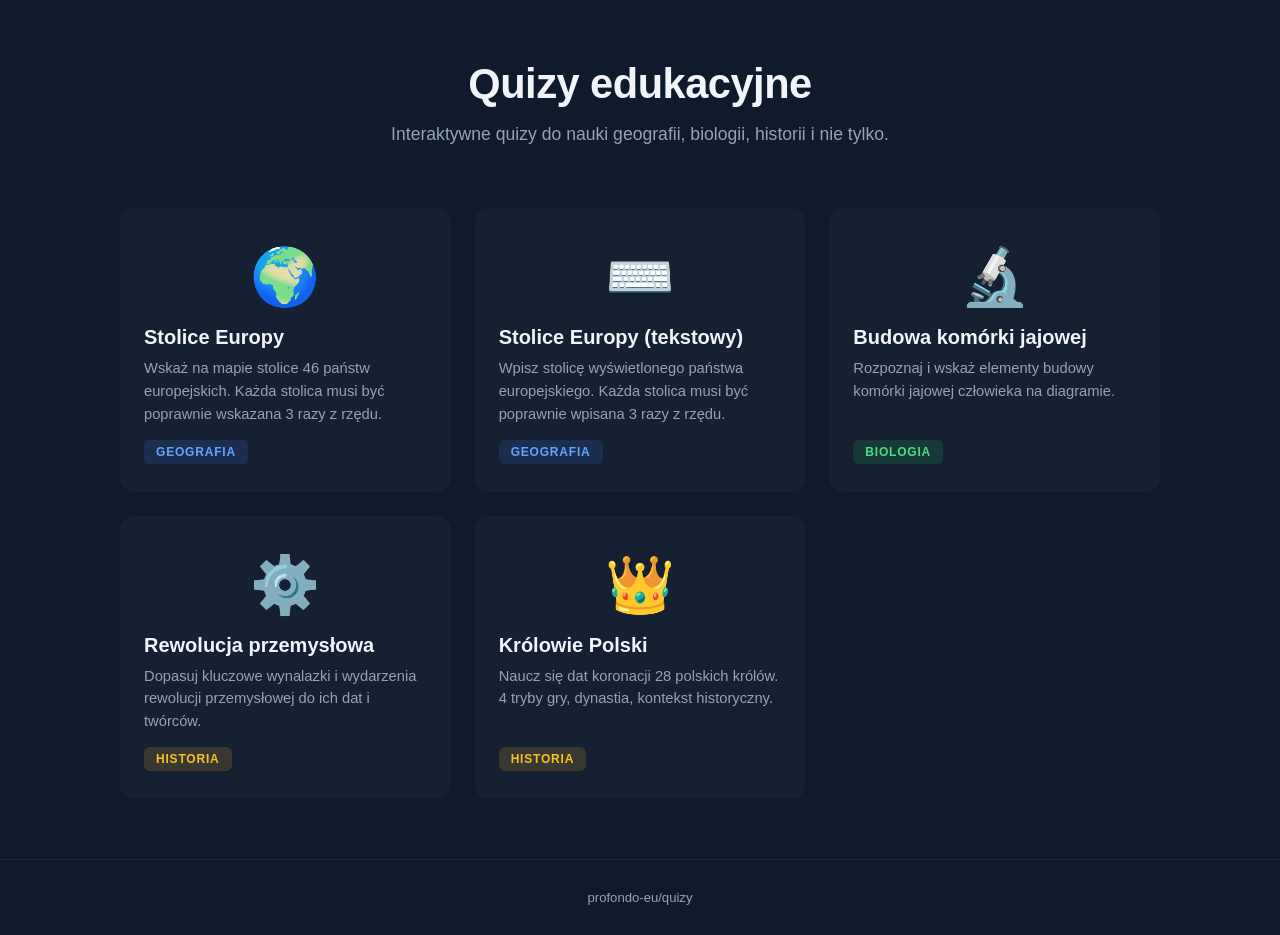
<file: index.html>
<!DOCTYPE html>
<html lang="pl">
<head>
    <meta charset="UTF-8">
    <meta name="viewport" content="width=device-width, initial-scale=1.0">
    <title>Quizy edukacyjne</title>
    <style>
        :root {
            --bg: #0f1b2d;
            --card: #162033;
            --card-hover: #1d2d4a;
            --text: #f1f5f9;
            --muted: #94a3b8;
            --accent: #3b82f6;
        }
        * { margin: 0; padding: 0; box-sizing: border-box; }
        body {
            font-family: -apple-system, BlinkMacSystemFont, 'Segoe UI', Roboto, sans-serif;
            background: var(--bg);
            color: var(--text);
            min-height: 100vh;
        }
        header {
            text-align: center;
            padding: 60px 20px 40px;
        }
        header h1 {
            font-size: 2.6rem;
            font-weight: 800;
            letter-spacing: -0.5px;
            margin-bottom: 12px;
        }
        header p {
            color: var(--muted);
            font-size: 1.1rem;
            max-width: 500px;
            margin: 0 auto;
            line-height: 1.6;
        }
        .grid {
            display: grid;
            grid-template-columns: repeat(auto-fill, minmax(300px, 1fr));
            gap: 24px;
            max-width: 1100px;
            margin: 0 auto;
            padding: 20px 30px 60px;
        }
        .card {
            background: var(--card);
            border-radius: 14px;
            overflow: hidden;
            transition: transform 0.18s, box-shadow 0.18s;
            text-decoration: none;
            color: var(--text);
            display: flex;
            flex-direction: column;
        }
        .card:hover {
            transform: translateY(-4px);
            box-shadow: 0 12px 32px rgba(0,0,0,0.4);
            background: var(--card-hover);
        }
        .card-icon {
            font-size: 3.5rem;
            padding: 36px 24px 16px;
            text-align: center;
        }
        .card-body {
            padding: 0 24px 28px;
            flex: 1;
            display: flex;
            flex-direction: column;
        }
        .card-body h2 {
            font-size: 1.25rem;
            font-weight: 700;
            margin-bottom: 8px;
        }
        .card-body p {
            color: var(--muted);
            font-size: 0.92rem;
            line-height: 1.55;
            flex: 1;
        }
        .card-tag {
            display: inline-block;
            margin-top: 14px;
            padding: 5px 12px;
            border-radius: 6px;
            font-size: 0.75rem;
            font-weight: 700;
            text-transform: uppercase;
            letter-spacing: 0.8px;
            align-self: flex-start;
        }
        .tag-geo { background: rgba(59,130,246,0.15); color: #60a5fa; }
        .tag-bio { background: rgba(34,197,94,0.15); color: #4ade80; }
        .tag-hist { background: rgba(251,191,36,0.15); color: #fbbf24; }
        footer {
            text-align: center;
            padding: 30px;
            color: var(--muted);
            font-size: 0.82rem;
            border-top: 1px solid rgba(255,255,255,0.05);
        }
    </style>
</head>
<body>
    <header>
        <h1>Quizy edukacyjne</h1>
        <p>Interaktywne quizy do nauki geografii, biologii, historii i nie tylko.</p>
    </header>
    <div class="grid">
        <a class="card" href="geografia/stolice-europy/">
            <div class="card-icon">🌍</div>
            <div class="card-body">
                <h2>Stolice Europy</h2>
                <p>Wskaż na mapie stolice 46 państw europejskich. Każda stolica musi być poprawnie wskazana 3 razy z rzędu.</p>
                <span class="card-tag tag-geo">Geografia</span>
            </div>
        </a>
        <a class="card" href="geografia/stolice-europy-tekstowy/">
            <div class="card-icon">⌨️</div>
            <div class="card-body">
                <h2>Stolice Europy (tekstowy)</h2>
                <p>Wpisz stolicę wyświetlonego państwa europejskiego. Każda stolica musi być poprawnie wpisana 3 razy z rzędu.</p>
                <span class="card-tag tag-geo">Geografia</span>
            </div>
        </a>
        <a class="card" href="biologia/budowa-komorki-jajowej/">
            <div class="card-icon">🔬</div>
            <div class="card-body">
                <h2>Budowa komórki jajowej</h2>
                <p>Rozpoznaj i wskaż elementy budowy komórki jajowej człowieka na diagramie.</p>
                <span class="card-tag tag-bio">Biologia</span>
            </div>
        </a>
        <a class="card" href="historia/rewolucja-przemyslowa/">
            <div class="card-icon">⚙️</div>
            <div class="card-body">
                <h2>Rewolucja przemysłowa</h2>
                <p>Dopasuj kluczowe wynalazki i wydarzenia rewolucji przemysłowej do ich dat i twórców.</p>
                <span class="card-tag tag-hist">Historia</span>
            </div>
        </a>
        <a class="card" href="historia/krolowie-polski/">
            <div class="card-icon">👑</div>
            <div class="card-body">
                <h2>Królowie Polski</h2>
                <p>Naucz się dat koronacji 28 polskich królów. 4 tryby gry, dynastia, kontekst historyczny.</p>
                <span class="card-tag tag-hist">Historia</span>
            </div>
        </a>
    </div>
    <footer>profondo-eu/quizy</footer>
</body>
</html>
</file>
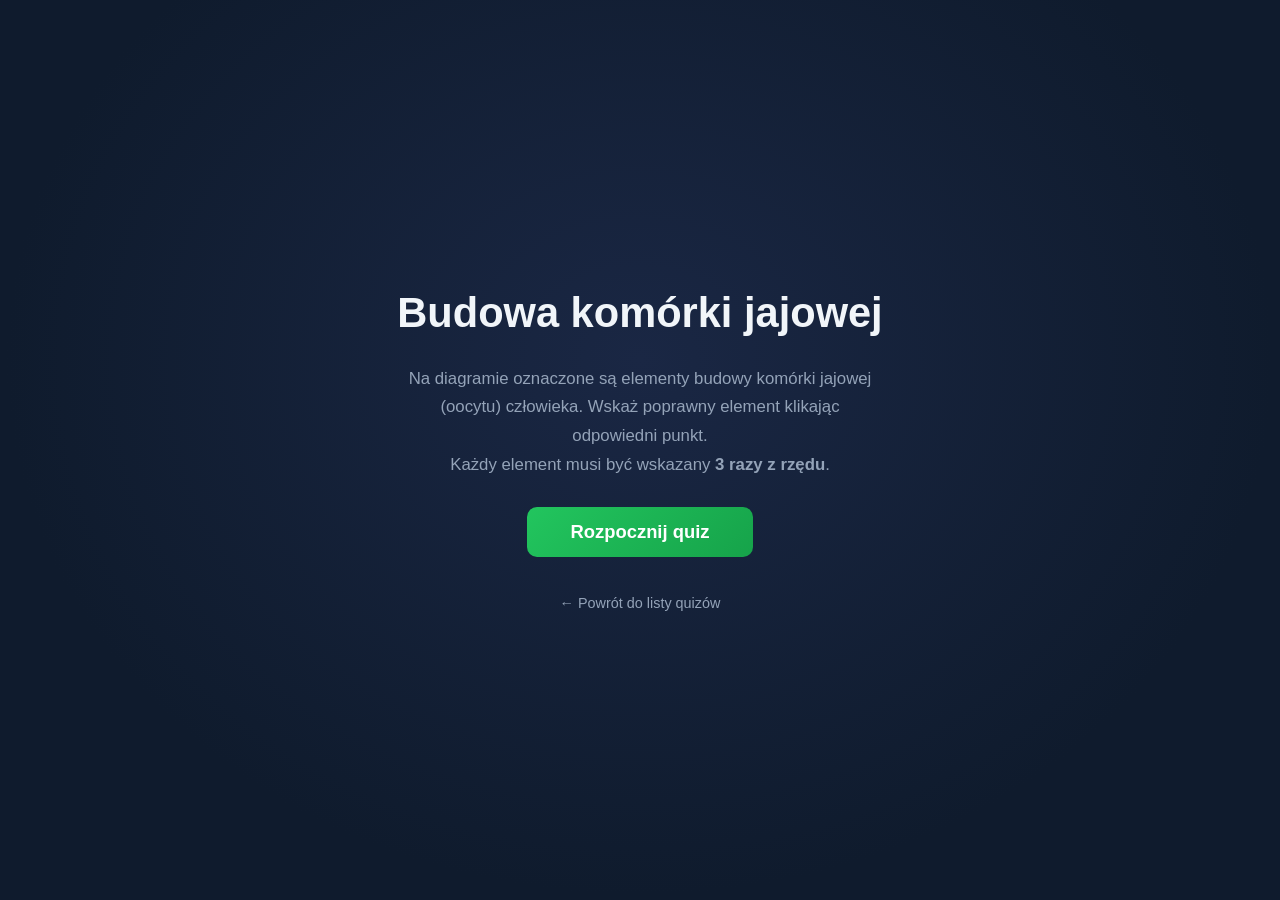
<file: biologia/budowa-komorki-jajowej/index.html>
<!DOCTYPE html>
<html lang="pl">
<head>
    <meta charset="UTF-8">
    <meta name="viewport" content="width=device-width, initial-scale=1.0">
    <title>Quiz: Budowa komórki jajowej</title>
    <style>
        :root {
            --bg-dark: #0f1b2d;
            --bg-header: #1a2744;
            --accent: #22c55e;
            --success: #22c55e;
            --error: #ef4444;
            --text: #f1f5f9;
            --text-muted: #94a3b8;
            --dot-color: #22c55e;
            --diagram-bg: #f8fafc;
        }
        * { margin: 0; padding: 0; box-sizing: border-box; }
        body {
            font-family: -apple-system, BlinkMacSystemFont, 'Segoe UI', Roboto, sans-serif;
            background: var(--bg-dark);
            color: var(--text);
            overflow: hidden;
            height: 100vh;
            user-select: none;
        }
        .screen { display: none; width: 100%; height: 100vh; }
        .screen.active { display: flex; }

        #start-screen {
            flex-direction: column; align-items: center; justify-content: center; gap: 28px;
            background: radial-gradient(ellipse at 50% 40%, #1a2744 0%, var(--bg-dark) 70%);
        }
        #start-screen h1 { font-size: 2.6rem; font-weight: 800; }
        #start-screen .subtitle {
            font-size: 1.05rem; color: var(--text-muted); max-width: 480px;
            text-align: center; line-height: 1.7;
        }
        .btn {
            padding: 14px 44px; font-size: 1.15rem; border: none; border-radius: 10px;
            cursor: pointer; font-weight: 700; transition: transform 0.15s, box-shadow 0.15s;
        }
        .btn:hover { transform: translateY(-2px); box-shadow: 0 6px 20px rgba(0,0,0,0.35); }
        .btn:active { transform: translateY(0); }
        .btn-primary { background: linear-gradient(135deg, #22c55e, #16a34a); color: #fff; }
        .back-link {
            display: inline-block; margin-top: 10px; color: var(--text-muted);
            text-decoration: none; font-size: 0.9rem;
        }
        .back-link:hover { color: var(--text); }

        #game-screen { flex-direction: column; }
        .game-header {
            display: flex; align-items: center; padding: 0 20px;
            background: var(--bg-header); border-bottom: 1px solid rgba(255,255,255,0.06);
            height: 62px; gap: 16px; flex-shrink: 0;
        }
        .stats { display: flex; gap: 18px; }
        .stat { text-align: center; min-width: 52px; }
        .stat-label {
            font-size: 0.62rem; text-transform: uppercase; color: var(--text-muted);
            letter-spacing: 1.2px; margin-bottom: 2px;
        }
        .stat-value { font-size: 1.55rem; font-weight: 800; font-variant-numeric: tabular-nums; }
        .question-bar {
            flex: 1; text-align: center; padding: 9px 24px;
            background: rgba(255,255,255,0.06); border-radius: 8px;
            font-size: 1.2rem; font-weight: 700;
        }
        .game-controls { display: flex; gap: 8px; align-items: center; }
        .badge {
            padding: 8px 14px; border-radius: 7px; font-weight: 700;
            font-size: 0.95rem; font-variant-numeric: tabular-nums;
        }
        .badge-success { background: var(--success); color: #fff; }
        .badge-timer { background: rgba(255,255,255,0.1); }
        .btn-quit {
            padding: 8px 18px; background: var(--error); color: #fff; border: none;
            border-radius: 7px; cursor: pointer; font-weight: 700; font-size: 0.95rem;
        }
        .btn-quit:hover { background: #dc2626; }

        .diagram-container {
            flex: 1; display: flex; align-items: center; justify-content: center;
            background: #101c30; padding: 20px; overflow: hidden;
        }
        .diagram-container svg {
            max-width: 100%; max-height: 100%;
        }

        .label-dot {
            cursor: pointer; transition: filter 0.12s;
        }
        .label-dot:hover { filter: drop-shadow(0 0 6px rgba(34,197,94,0.7)); }
        .label-hitarea { fill: transparent; cursor: pointer; }

        #end-screen {
            flex-direction: column; align-items: center; justify-content: center; gap: 24px;
            background: radial-gradient(ellipse at 50% 40%, #1a2744 0%, var(--bg-dark) 70%);
        }
        #end-screen h1 { font-size: 2.4rem; font-weight: 800; }
        #end-screen .subtitle { color: var(--text-muted); font-size: 1.05rem; }
        .results { display: flex; gap: 20px; margin: 12px 0; flex-wrap: wrap; justify-content: center; }
        .result-item {
            text-align: center; padding: 16px 28px;
            background: rgba(255,255,255,0.05); border-radius: 12px; min-width: 110px;
        }
        .result-label {
            font-size: 0.78rem; color: var(--text-muted); text-transform: uppercase;
            letter-spacing: 0.8px; margin-bottom: 6px;
        }
        .result-value { font-size: 1.9rem; font-weight: 800; font-variant-numeric: tabular-nums; }
    </style>
</head>
<body>

<div id="start-screen" class="screen active">
    <h1>Budowa komórki jajowej</h1>
    <p class="subtitle">
        Na diagramie oznaczone są elementy budowy komórki jajowej (oocytu) człowieka.
        Wskaż poprawny element klikając odpowiedni punkt.<br>
        Każdy element musi być wskazany <strong>3 razy z rzędu</strong>.
    </p>
    <button class="btn btn-primary" id="btn-start">Rozpocznij quiz</button>
    <a class="back-link" href="../../">← Powrót do listy quizów</a>
</div>

<div id="game-screen" class="screen">
    <div class="game-header">
        <div class="stats">
            <div class="stat">
                <div class="stat-label">Pozostało</div>
                <div class="stat-value" id="stat-remaining">0</div>
            </div>
            <div class="stat">
                <div class="stat-label">Poprawne</div>
                <div class="stat-value" style="color:var(--success)" id="stat-correct">0</div>
            </div>
            <div class="stat">
                <div class="stat-label">Błędne</div>
                <div class="stat-value" style="color:var(--error)" id="stat-wrong">0</div>
            </div>
        </div>
        <div class="question-bar" id="question">—</div>
        <div class="game-controls">
            <div class="badge badge-success" id="stat-pct">0%</div>
            <div class="badge badge-timer" id="stat-timer">00:00.0</div>
            <button class="btn-quit" id="btn-quit">Zakończ</button>
        </div>
    </div>
    <div class="diagram-container" id="diagram-container"></div>
</div>

<div id="end-screen" class="screen">
    <h1 id="end-title">Gratulacje!</h1>
    <p class="subtitle" id="end-subtitle">Ukończyłeś quiz!</p>
    <div class="results">
        <div class="result-item">
            <div class="result-label">Poprawne</div>
            <div class="result-value" style="color:var(--success)" id="end-correct">0</div>
        </div>
        <div class="result-item">
            <div class="result-label">Błędne</div>
            <div class="result-value" style="color:var(--error)" id="end-wrong">0</div>
        </div>
        <div class="result-item">
            <div class="result-label">Skuteczność</div>
            <div class="result-value" id="end-pct">0%</div>
        </div>
        <div class="result-item">
            <div class="result-label">Czas</div>
            <div class="result-value" id="end-time">00:00</div>
        </div>
    </div>
    <button class="btn btn-primary" id="btn-restart">Zagraj ponownie</button>
    <a class="back-link" href="../../">← Powrót do listy quizów</a>
</div>

<script>
const PARTS = [
    { id: 0, name: "Jądro komórkowe (pronukleus)",  cx: 400, cy: 300, desc: "Zawiera materiał genetyczny (haploidalny zestaw chromosomów)" },
    { id: 1, name: "Jąderko",                        cx: 415, cy: 285, desc: "Miejsce syntezy rRNA" },
    { id: 2, name: "Cytoplazma (ooplazma)",          cx: 320, cy: 370, desc: "Wypełnia wnętrze komórki, zawiera żółtko i organella" },
    { id: 3, name: "Błona komórkowa",                cx: 400, cy: 190, desc: "Otacza cytoplazmę, reguluje transport substancji" },
    { id: 4, name: "Osłonka przejrzysta (zona pellucida)", cx: 400, cy: 155, desc: "Glikoproteinowa warstwa ochronna wokół oocytu" },
    { id: 5, name: "Osłonka promienista (corona radiata)", cx: 400, cy: 110, desc: "Zewnętrzna warstwa komórek pęcherzykowych" },
    { id: 6, name: "Ciałko kierunkowe",              cx: 480, cy: 195, desc: "Mała komórka powstająca podczas podziału mejotycznego" },
    { id: 7, name: "Ziarnistości korowe",             cx: 340, cy: 230, desc: "Pęcherzyki zapobiegające polispermii po zapłodnieniu" },
    { id: 8, name: "Przestrzeń okołożółtkowa",        cx: 460, cy: 170, desc: "Przestrzeń między błoną komórkową a osłonką przejrzystą" },
    { id: 9, name: "Mitochondria",                    cx: 310, cy: 280, desc: "Odpowiadają za produkcję energii (ATP)" },
    { id: 10, name: "Ziarnistości żółtkowe",          cx: 440, cy: 380, desc: "Zapas substancji odżywczych dla rozwijającego się zarodka" },
    { id: 11, name: "Aparat Golgiego",                cx: 350, cy: 330, desc: "Modyfikacja i transport białek" },
];

const STREAK_TO_MASTER = 3;
const FEEDBACK_CORRECT = 500;
const FEEDBACK_WRONG = 1500;
const FEEDBACK_MASTERED = 900;

const SVG_W = 800, SVG_H = 600;
const CELL_CX = 400, CELL_CY = 300, CELL_R = 130;
const ZONA_R = 155, CORONA_R = 185;

let state = null, svg = null;

function showScreen(id) {
    document.querySelectorAll('.screen').forEach(s => s.classList.remove('active'));
    document.getElementById(id).classList.add('active');
}

function formatTime(ms) {
    const s = ms / 1000, m = Math.floor(s / 60), sec = s % 60;
    return String(m).padStart(2, '0') + ':' + sec.toFixed(1).padStart(4, '0');
}

function updateStats() {
    document.getElementById('stat-remaining').textContent = state.remaining;
    document.getElementById('stat-correct').textContent = state.correct;
    document.getElementById('stat-wrong').textContent = state.wrong;
    const t = state.correct + state.wrong;
    document.getElementById('stat-pct').textContent = (t > 0 ? Math.round(state.correct / t * 100) : 0) + '%';
}

function renderDiagram() {
    const container = document.getElementById('diagram-container');
    container.innerHTML = '';

    const svgEl = document.createElementNS('http://www.w3.org/2000/svg', 'svg');
    svgEl.setAttribute('viewBox', `0 0 ${SVG_W} ${SVG_H}`);
    svgEl.setAttribute('width', '100%');
    svgEl.setAttribute('height', '100%');
    container.appendChild(svgEl);
    svg = svgEl;

    const defs = document.createElementNS('http://www.w3.org/2000/svg', 'defs');
    defs.innerHTML = `
        <radialGradient id="cellGrad" cx="40%" cy="40%">
            <stop offset="0%" stop-color="#fef3c7"/>
            <stop offset="100%" stop-color="#fbbf24" stop-opacity="0.6"/>
        </radialGradient>
        <radialGradient id="nucleusGrad" cx="40%" cy="40%">
            <stop offset="0%" stop-color="#c084fc"/>
            <stop offset="100%" stop-color="#7c3aed"/>
        </radialGradient>
    `;
    svg.appendChild(defs);

    const bg = document.createElementNS('http://www.w3.org/2000/svg', 'rect');
    bg.setAttribute('width', SVG_W); bg.setAttribute('height', SVG_H);
    bg.setAttribute('fill', '#f0f4f8'); bg.setAttribute('rx', '12');
    svg.appendChild(bg);

    drawCoronaRadiata();

    addCircle(CELL_CX, CELL_CY, ZONA_R, 'none', '#d97706', 3, 0.7);
    addCircle(CELL_CX, CELL_CY, CELL_R, 'url(#cellGrad)', '#b45309', 2, 1);

    const granules = [[355,215],[370,225],[385,210],[415,205],[430,215],[445,225],[350,240],[455,235]];
    granules.forEach(([gx,gy]) => addCircle(gx, gy, 3, '#f97316', '#ea580c', 1, 0.8));

    addCircle(CELL_CX, CELL_CY + 5, 55, 'url(#nucleusGrad)', '#6d28d9', 2, 0.9);
    addCircle(415, 285, 15, '#a78bfa', '#7c3aed', 1.5, 0.9);

    const mitos = [[305,275],[315,290],[300,265]];
    mitos.forEach(([mx,my]) => {
        const el = document.createElementNS('http://www.w3.org/2000/svg', 'ellipse');
        el.setAttribute('cx', mx); el.setAttribute('cy', my);
        el.setAttribute('rx', 8); el.setAttribute('ry', 5);
        el.setAttribute('fill', '#f87171'); el.setAttribute('stroke', '#dc2626');
        el.setAttribute('stroke-width', 1); el.setAttribute('opacity', 0.8);
        svg.appendChild(el);
    });

    const golgi = [[345,325],[350,335],[355,345]];
    golgi.forEach(([gx,gy],i) => {
        const el = document.createElementNS('http://www.w3.org/2000/svg', 'ellipse');
        el.setAttribute('cx', gx); el.setAttribute('cy', gy);
        el.setAttribute('rx', 18 - i*3); el.setAttribute('ry', 4);
        el.setAttribute('fill', 'none'); el.setAttribute('stroke', '#0ea5e9');
        el.setAttribute('stroke-width', 2); el.setAttribute('opacity', 0.7);
        svg.appendChild(el);
    });

    const yolkPositions = [[420,360],[450,375],[430,395],[460,390],[415,385]];
    yolkPositions.forEach(([yx,yy]) => addCircle(yx, yy, 6, '#fcd34d', '#f59e0b', 1, 0.6));

    addCircle(480, 195, 10, '#e9d5ff', '#a855f7', 1.5, 0.9);

    const title = document.createElementNS('http://www.w3.org/2000/svg', 'text');
    title.setAttribute('x', SVG_W / 2); title.setAttribute('y', 30);
    title.setAttribute('text-anchor', 'middle');
    title.setAttribute('font-size', '18'); title.setAttribute('font-weight', '700');
    title.setAttribute('fill', '#334155');
    title.textContent = 'Komórka jajowa (oocyt) człowieka';
    svg.appendChild(title);

    renderDots();
}

function drawCoronaRadiata() {
    const count = 28;
    for (let i = 0; i < count; i++) {
        const angle = (i / count) * Math.PI * 2;
        const r = CORONA_R + (i % 3) * 6;
        const x = CELL_CX + Math.cos(angle) * r;
        const y = CELL_CY + Math.sin(angle) * r;
        addCircle(x, y, 7 + (i % 2) * 2, '#fed7aa', '#fb923c', 1, 0.5);
    }
}

function addCircle(cx, cy, r, fill, stroke, sw, opacity) {
    const c = document.createElementNS('http://www.w3.org/2000/svg', 'circle');
    c.setAttribute('cx', cx); c.setAttribute('cy', cy); c.setAttribute('r', r);
    c.setAttribute('fill', fill); c.setAttribute('stroke', stroke);
    c.setAttribute('stroke-width', sw); c.setAttribute('opacity', opacity);
    svg.appendChild(c);
    return c;
}

function renderDots() {
    svg.querySelectorAll('.dot-group').forEach(el => el.remove());

    state.parts.forEach(part => {
        if (part.mastered) return;
        const g = document.createElementNS('http://www.w3.org/2000/svg', 'g');
        g.classList.add('dot-group');
        g.dataset.id = part.id;

        const hit = document.createElementNS('http://www.w3.org/2000/svg', 'circle');
        hit.setAttribute('cx', part.cx); hit.setAttribute('cy', part.cy); hit.setAttribute('r', 16);
        hit.classList.add('label-hitarea');
        hit.addEventListener('click', () => handleClick(part));
        g.appendChild(hit);

        const dot = document.createElementNS('http://www.w3.org/2000/svg', 'circle');
        dot.setAttribute('cx', part.cx); dot.setAttribute('cy', part.cy); dot.setAttribute('r', 8);
        dot.setAttribute('fill', '#22c55e'); dot.setAttribute('stroke', '#166534');
        dot.setAttribute('stroke-width', '2');
        dot.classList.add('label-dot');
        dot.addEventListener('click', () => handleClick(part));
        g.appendChild(dot);

        if (part.streak > 0) {
            const txt = document.createElementNS('http://www.w3.org/2000/svg', 'text');
            txt.setAttribute('x', part.cx); txt.setAttribute('y', part.cy);
            txt.setAttribute('text-anchor', 'middle'); txt.setAttribute('dominant-baseline', 'central');
            txt.setAttribute('font-size', '10'); txt.setAttribute('font-weight', '800');
            txt.setAttribute('fill', '#fff'); txt.setAttribute('pointer-events', 'none');
            txt.textContent = part.streak;
            g.appendChild(txt);
        }

        svg.appendChild(g);
    });
}

function nextQuestion() {
    const avail = state.parts.filter(p => !p.mastered);
    if (avail.length === 0) { endGame(); return; }
    let next;
    if (avail.length > 1 && state.current) {
        do { next = avail[Math.floor(Math.random() * avail.length)]; } while (next.id === state.current.id);
    } else { next = avail[0]; }
    state.current = next;
    document.getElementById('question').textContent = `Wskaż: ${state.current.name}`;
}

function handleClick(part) {
    if (state.animating || !state.current) return;
    state.animating = true;

    const clickedDot = svg.querySelector(`.dot-group[data-id="${part.id}"] .label-dot`);
    const correctDot = svg.querySelector(`.dot-group[data-id="${state.current.id}"] .label-dot`);

    if (part.id === state.current.id) {
        state.correct++;
        part.streak++;
        updateStats();
        if (part.streak >= STREAK_TO_MASTER) {
            part.mastered = true;
            state.remaining--;
            updateStats();
            clickedDot.style.fill = '#22c55e';
            clickedDot.style.stroke = '#22c55e';
            clickedDot.setAttribute('r', '14');
            setTimeout(() => { clickedDot.setAttribute('r', '0'); clickedDot.style.opacity = '0'; }, 200);
            setTimeout(() => { state.animating = false; renderDots(); nextQuestion(); }, FEEDBACK_MASTERED);
        } else {
            renderDots();
            const newDot = svg.querySelector(`.dot-group[data-id="${part.id}"] .label-dot`);
            if (newDot) { newDot.style.fill = '#22c55e'; newDot.style.stroke = '#16a34a'; }
            setTimeout(() => { state.animating = false; renderDots(); nextQuestion(); }, FEEDBACK_CORRECT);
        }
    } else {
        state.wrong++;
        state.current.streak = 0;
        updateStats();
        renderDots();
        const newClicked = svg.querySelector(`.dot-group[data-id="${part.id}"] .label-dot`);
        const newCorrect = svg.querySelector(`.dot-group[data-id="${state.current.id}"] .label-dot`);
        if (newClicked) { newClicked.style.fill = '#ef4444'; newClicked.style.stroke = '#ef4444'; }
        if (newCorrect) {
            newCorrect.style.fill = '#facc15'; newCorrect.style.stroke = '#eab308';
            newCorrect.setAttribute('r', '12');
        }
        setTimeout(() => { state.animating = false; renderDots(); nextQuestion(); }, FEEDBACK_WRONG);
    }
}

function startGame() {
    state = {
        parts: PARTS.map(p => ({ ...p, streak: 0, mastered: false })),
        current: null, remaining: PARTS.length,
        correct: 0, wrong: 0, elapsed: 0,
        timerStart: 0, timerInterval: null, animating: false,
    };
    showScreen('game-screen');
    requestAnimationFrame(() => {
        renderDiagram();
        updateStats();
        state.timerStart = Date.now();
        state.timerInterval = setInterval(() => {
            state.elapsed = Date.now() - state.timerStart;
            document.getElementById('stat-timer').textContent = formatTime(state.elapsed);
        }, 100);
        nextQuestion();
    });
}

function endGame() {
    if (state.timerInterval) { clearInterval(state.timerInterval); state.timerInterval = null; }
    const t = state.correct + state.wrong;
    const pct = t > 0 ? Math.round(state.correct / t * 100) : 0;
    document.getElementById('end-correct').textContent = state.correct;
    document.getElementById('end-wrong').textContent = state.wrong;
    document.getElementById('end-pct').textContent = pct + '%';
    document.getElementById('end-time').textContent = formatTime(state.elapsed);
    document.getElementById('end-title').textContent = state.remaining === 0 ? 'Gratulacje!' : 'Koniec gry';
    document.getElementById('end-subtitle').textContent = state.remaining === 0
        ? 'Rozpoznałeś wszystkie elementy!' : `Pozostało ${state.remaining} elementów.`;
    showScreen('end-screen');
}

document.getElementById('btn-start').addEventListener('click', startGame);
document.getElementById('btn-quit').addEventListener('click', () => { if (state.timerInterval) clearInterval(state.timerInterval); endGame(); });
document.getElementById('btn-restart').addEventListener('click', startGame);
</script>
</body>
</html>
</file>
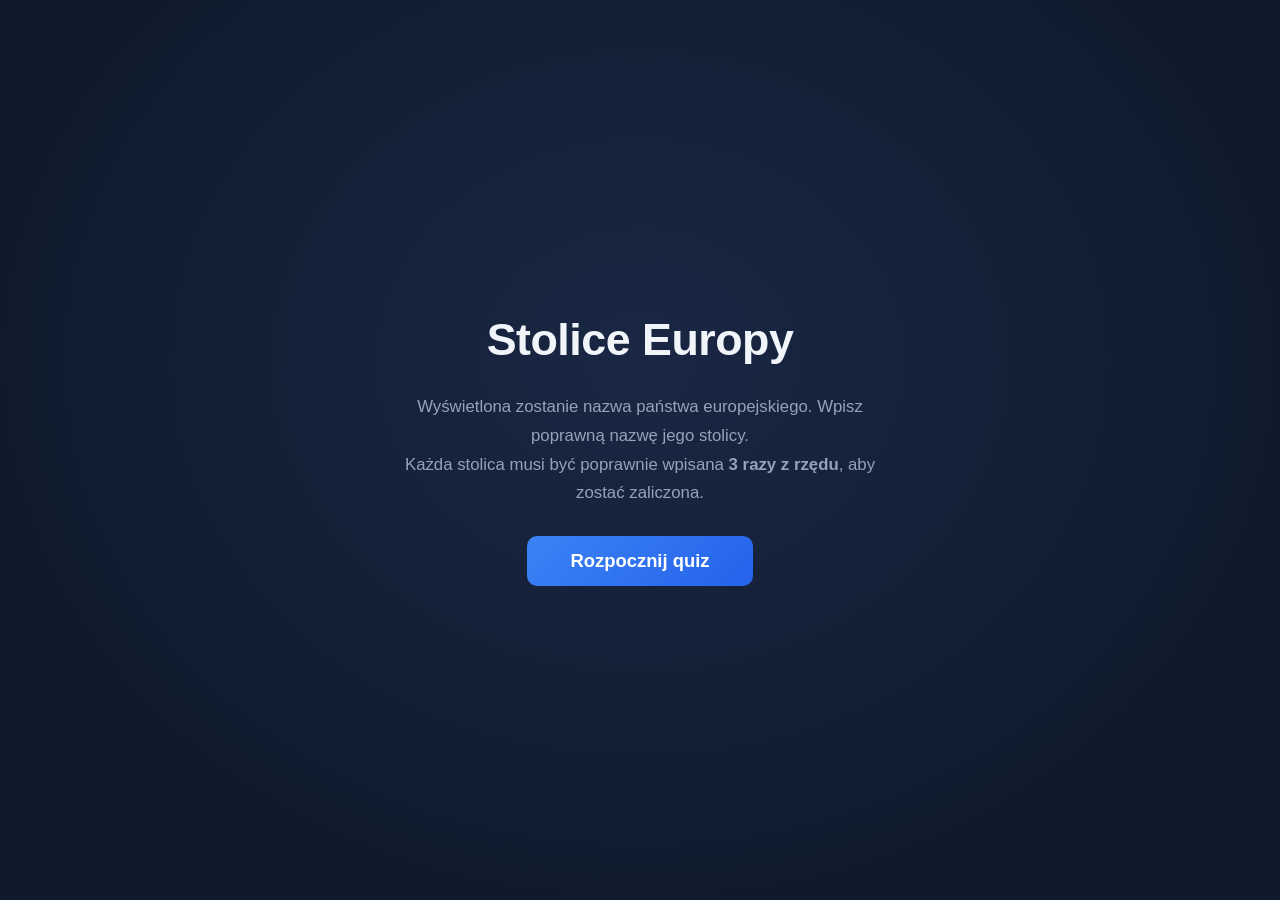
<file: geografia/stolice-europy-tekstowy/index.html>
<!DOCTYPE html>
<html lang="pl">
<head>
    <meta charset="UTF-8">
    <meta name="viewport" content="width=device-width, initial-scale=1.0">
    <title>Quiz: Stolice Europy (tekstowy)</title>
    <style>
        :root {
            --bg-dark: #0f1b2d;
            --bg-panel: #162033;
            --bg-header: #1a2744;
            --accent: #3b82f6;
            --success: #22c55e;
            --error: #ef4444;
            --text: #f1f5f9;
            --text-muted: #94a3b8;
        }

        * { margin: 0; padding: 0; box-sizing: border-box; }

        body {
            font-family: -apple-system, BlinkMacSystemFont, 'Segoe UI', Roboto, sans-serif;
            background: var(--bg-dark);
            color: var(--text);
            height: 100vh;
            overflow: hidden;
            user-select: none;
        }

        .screen {
            display: none;
            width: 100%;
            height: 100vh;
        }
        .screen.active { display: flex; }

        /* ── Start screen ── */
        #start-screen {
            flex-direction: column;
            align-items: center;
            justify-content: center;
            gap: 28px;
            background: radial-gradient(ellipse at 50% 40%, #1a2744 0%, var(--bg-dark) 70%);
        }
        #start-screen h1 {
            font-size: 2.8rem;
            font-weight: 800;
            letter-spacing: -0.5px;
        }
        #start-screen .subtitle {
            font-size: 1.05rem;
            color: var(--text-muted);
            max-width: 520px;
            text-align: center;
            line-height: 1.7;
        }

        .btn {
            padding: 14px 44px;
            font-size: 1.15rem;
            border: none;
            border-radius: 10px;
            cursor: pointer;
            font-weight: 700;
            transition: transform 0.15s, box-shadow 0.15s;
        }
        .btn:hover {
            transform: translateY(-2px);
            box-shadow: 0 6px 20px rgba(0,0,0,0.35);
        }
        .btn:active { transform: translateY(0); }
        .btn-primary {
            background: linear-gradient(135deg, #3b82f6, #2563eb);
            color: #fff;
        }

        /* ── Game screen ── */
        #game-screen { flex-direction: column; }

        .game-header {
            display: flex;
            align-items: center;
            padding: 0 20px;
            background: var(--bg-header);
            border-bottom: 1px solid rgba(255,255,255,0.06);
            height: 62px;
            gap: 16px;
            flex-shrink: 0;
        }

        .stats { display: flex; gap: 18px; }
        .stat { text-align: center; min-width: 52px; }
        .stat-label {
            font-size: 0.62rem;
            text-transform: uppercase;
            color: var(--text-muted);
            letter-spacing: 1.2px;
            margin-bottom: 2px;
        }
        .stat-value {
            font-size: 1.55rem;
            font-weight: 800;
            font-variant-numeric: tabular-nums;
        }

        .header-spacer { flex: 1; }

        .game-controls { display: flex; gap: 8px; align-items: center; }
        .badge {
            padding: 8px 14px;
            border-radius: 7px;
            font-weight: 700;
            font-size: 0.95rem;
            font-variant-numeric: tabular-nums;
        }
        .badge-success { background: var(--success); color: #fff; }
        .badge-timer { background: rgba(255,255,255,0.1); }

        .btn-quit {
            padding: 8px 18px;
            background: var(--error);
            color: #fff;
            border: none;
            border-radius: 7px;
            cursor: pointer;
            font-weight: 700;
            font-size: 0.95rem;
            transition: background 0.15s;
        }
        .btn-quit:hover { background: #dc2626; }

        /* ── Quiz area ── */
        .quiz-area {
            flex: 1;
            display: flex;
            flex-direction: column;
            align-items: center;
            justify-content: center;
            gap: 32px;
            padding: 40px 20px;
        }

        .country-name {
            font-size: 3rem;
            font-weight: 800;
            text-align: center;
            letter-spacing: -0.5px;
        }

        .streak-info {
            font-size: 0.9rem;
            color: var(--text-muted);
        }
        .streak-dots {
            display: inline-flex;
            gap: 6px;
            margin-left: 8px;
        }
        .streak-dot {
            width: 12px;
            height: 12px;
            border-radius: 50%;
            background: rgba(255,255,255,0.12);
            transition: background 0.2s;
        }
        .streak-dot.filled { background: var(--success); }

        .input-row {
            display: flex;
            gap: 12px;
            width: 100%;
            max-width: 460px;
        }

        #answer-input {
            flex: 1;
            padding: 14px 20px;
            font-size: 1.2rem;
            border: 2px solid rgba(255,255,255,0.12);
            border-radius: 10px;
            background: var(--bg-panel);
            color: var(--text);
            outline: none;
            transition: border-color 0.2s;
            font-family: inherit;
        }
        #answer-input:focus {
            border-color: var(--accent);
        }
        #answer-input.correct {
            border-color: var(--success);
            background: rgba(34,197,94,0.08);
        }
        #answer-input.wrong {
            border-color: var(--error);
            background: rgba(239,68,68,0.08);
        }
        #answer-input::placeholder {
            color: var(--text-muted);
            opacity: 0.6;
        }

        .btn-submit {
            padding: 14px 28px;
            font-size: 1.1rem;
            border: none;
            border-radius: 10px;
            cursor: pointer;
            font-weight: 700;
            background: linear-gradient(135deg, #3b82f6, #2563eb);
            color: #fff;
            transition: transform 0.15s, box-shadow 0.15s;
            white-space: nowrap;
        }
        .btn-submit:hover {
            transform: translateY(-2px);
            box-shadow: 0 6px 20px rgba(0,0,0,0.35);
        }
        .btn-submit:active { transform: translateY(0); }
        .btn-submit:disabled {
            opacity: 0.5;
            cursor: default;
            transform: none;
            box-shadow: none;
        }

        .feedback {
            font-size: 1.15rem;
            font-weight: 700;
            min-height: 1.5em;
            text-align: center;
        }
        .feedback.correct { color: var(--success); }
        .feedback.wrong { color: var(--error); }

        /* ── End screen ── */
        #end-screen {
            flex-direction: column;
            align-items: center;
            justify-content: center;
            gap: 24px;
            background: radial-gradient(ellipse at 50% 40%, #1a2744 0%, var(--bg-dark) 70%);
        }
        #end-screen h1 {
            font-size: 2.4rem;
            font-weight: 800;
        }
        #end-screen .subtitle {
            color: var(--text-muted);
            font-size: 1.05rem;
        }

        .results {
            display: flex;
            gap: 20px;
            margin: 12px 0;
            flex-wrap: wrap;
            justify-content: center;
        }
        .result-item {
            text-align: center;
            padding: 16px 28px;
            background: rgba(255,255,255,0.05);
            border-radius: 12px;
            min-width: 110px;
        }
        .result-label {
            font-size: 0.78rem;
            color: var(--text-muted);
            text-transform: uppercase;
            letter-spacing: 0.8px;
            margin-bottom: 6px;
        }
        .result-value {
            font-size: 1.9rem;
            font-weight: 800;
            font-variant-numeric: tabular-nums;
        }
    </style>
</head>
<body>

<div id="start-screen" class="screen active">
    <h1>Stolice Europy</h1>
    <p class="subtitle">
        Wyświetlona zostanie nazwa państwa europejskiego.
        Wpisz poprawną nazwę jego stolicy.<br>
        Każda stolica musi być poprawnie wpisana <strong>3 razy z rzędu</strong>, aby zostać zaliczona.
    </p>
    <button class="btn btn-primary" id="btn-start">Rozpocznij quiz</button>
</div>

<div id="game-screen" class="screen">
    <div class="game-header">
        <div class="stats">
            <div class="stat">
                <div class="stat-label">Pozostało</div>
                <div class="stat-value" id="stat-remaining">46</div>
            </div>
            <div class="stat">
                <div class="stat-label">Poprawne</div>
                <div class="stat-value" style="color:var(--success)" id="stat-correct">0</div>
            </div>
            <div class="stat">
                <div class="stat-label">Błędne</div>
                <div class="stat-value" style="color:var(--error)" id="stat-wrong">0</div>
            </div>
        </div>
        <div class="header-spacer"></div>
        <div class="game-controls">
            <div class="badge badge-success" id="stat-pct">0%</div>
            <div class="badge badge-timer" id="stat-timer">00:00.0</div>
            <button class="btn-quit" id="btn-quit">Zakończ</button>
        </div>
    </div>
    <div class="quiz-area">
        <div class="country-name" id="country-name">—</div>
        <div class="streak-info">
            Seria: <span class="streak-dots" id="streak-dots">
                <span class="streak-dot"></span>
                <span class="streak-dot"></span>
                <span class="streak-dot"></span>
            </span>
        </div>
        <div class="input-row">
            <input type="text" id="answer-input" placeholder="Wpisz nazwę stolicy…" autocomplete="off" spellcheck="false">
            <button class="btn-submit" id="btn-submit">Sprawdź</button>
        </div>
        <div class="feedback" id="feedback"></div>
    </div>
</div>

<div id="end-screen" class="screen">
    <h1 id="end-title">Gratulacje!</h1>
    <p class="subtitle" id="end-subtitle">Ukończyłeś quiz!</p>
    <div class="results">
        <div class="result-item">
            <div class="result-label">Poprawne</div>
            <div class="result-value" style="color:var(--success)" id="end-correct">0</div>
        </div>
        <div class="result-item">
            <div class="result-label">Błędne</div>
            <div class="result-value" style="color:var(--error)" id="end-wrong">0</div>
        </div>
        <div class="result-item">
            <div class="result-label">Skuteczność</div>
            <div class="result-value" id="end-pct">0%</div>
        </div>
        <div class="result-item">
            <div class="result-label">Czas</div>
            <div class="result-value" id="end-time">00:00</div>
        </div>
    </div>
    <button class="btn btn-primary" id="btn-restart">Zagraj ponownie</button>
</div>

<script>
const CAPITALS = [
    { country: "Albania",              capital: "Tirana"          },
    { country: "Andora",               capital: "Andora la Vella" },
    { country: "Austria",              capital: "Wiedeń"          },
    { country: "Belgia",               capital: "Bruksela"        },
    { country: "Białoruś",             capital: "Mińsk"           },
    { country: "Bośnia i Hercegowina", capital: "Sarajewo"        },
    { country: "Bułgaria",             capital: "Sofia"           },
    { country: "Chorwacja",            capital: "Zagrzeb"         },
    { country: "Cypr",                 capital: "Nikozja"         },
    { country: "Czarnogóra",           capital: "Podgorica"       },
    { country: "Czechy",               capital: "Praga"           },
    { country: "Dania",                capital: "Kopenhaga"       },
    { country: "Estonia",              capital: "Tallinn"         },
    { country: "Finlandia",            capital: "Helsinki"        },
    { country: "Francja",              capital: "Paryż"           },
    { country: "Grecja",               capital: "Ateny"           },
    { country: "Hiszpania",            capital: "Madryt"          },
    { country: "Holandia",             capital: "Amsterdam"       },
    { country: "Irlandia",             capital: "Dublin"          },
    { country: "Islandia",             capital: "Reykjavik"       },
    { country: "Kazachstan",           capital: "Astana"          },
    { country: "Kosowo",               capital: "Prisztina"       },
    { country: "Liechtenstein",        capital: "Vaduz"           },
    { country: "Litwa",                capital: "Wilno"           },
    { country: "Łotwa",                capital: "Ryga"            },
    { country: "Luksemburg",           capital: "Luksemburg"      },
    { country: "Macedonia Północna",   capital: "Skopje"          },
    { country: "Malta",                capital: "Valletta"        },
    { country: "Mołdawia",             capital: "Kiszyniów"       },
    { country: "Monako",               capital: "Monako"          },
    { country: "Niemcy",               capital: "Berlin"          },
    { country: "Norwegia",             capital: "Oslo"            },
    { country: "Polska",               capital: "Warszawa"        },
    { country: "Portugalia",           capital: "Lizbona"         },
    { country: "Rosja",                capital: "Moskwa"          },
    { country: "Rumunia",              capital: "Bukareszt"       },
    { country: "Serbia",               capital: "Belgrad"         },
    { country: "Słowacja",             capital: "Bratysława"      },
    { country: "Słowenia",             capital: "Lublana"         },
    { country: "Szwajcaria",           capital: "Berno"           },
    { country: "Szwecja",              capital: "Sztokholm"       },
    { country: "Turcja",               capital: "Ankara"          },
    { country: "Ukraina",              capital: "Kijów"           },
    { country: "Węgry",                capital: "Budapeszt"       },
    { country: "Wielka Brytania",      capital: "Londyn"          },
    { country: "Włochy",               capital: "Rzym"            },
];

const STREAK_TO_MASTER = 3;
const FEEDBACK_DELAY_CORRECT = 600;
const FEEDBACK_DELAY_WRONG = 1800;
const FEEDBACK_DELAY_MASTERED = 1000;

let state = null;

function showScreen(id) {
    document.querySelectorAll('.screen').forEach(s => s.classList.remove('active'));
    document.getElementById(id).classList.add('active');
}

function formatTime(ms) {
    const totalSec = ms / 1000;
    const min = Math.floor(totalSec / 60);
    const sec = totalSec % 60;
    return String(min).padStart(2, '0') + ':' + sec.toFixed(1).padStart(4, '0');
}

function startTimer() {
    state.timerStart = Date.now();
    state.timerInterval = setInterval(() => {
        state.elapsed = Date.now() - state.timerStart;
        document.getElementById('stat-timer').textContent = formatTime(state.elapsed);
    }, 100);
}

function stopTimer() {
    if (state && state.timerInterval) {
        clearInterval(state.timerInterval);
        state.timerInterval = null;
    }
}

function updateStats() {
    document.getElementById('stat-remaining').textContent = state.remaining;
    document.getElementById('stat-correct').textContent = state.correct;
    document.getElementById('stat-wrong').textContent = state.wrong;
    const total = state.correct + state.wrong;
    const pct = total > 0 ? Math.round(state.correct / total * 100) : 0;
    document.getElementById('stat-pct').textContent = pct + '%';
}

function updateStreakDots(streak) {
    const dots = document.querySelectorAll('#streak-dots .streak-dot');
    dots.forEach((dot, i) => {
        dot.classList.toggle('filled', i < streak);
    });
}

function normalize(str) {
    return str.trim().toLowerCase().replace(/\s+/g, ' ');
}

function nextQuestion() {
    const available = state.capitals.filter(c => !c.mastered);
    if (available.length === 0) {
        endGame();
        return;
    }

    let next;
    if (available.length > 1 && state.current) {
        do {
            next = available[Math.floor(Math.random() * available.length)];
        } while (next.id === state.current.id);
    } else {
        next = available[Math.floor(Math.random() * available.length)];
    }

    state.current = next;
    document.getElementById('country-name').textContent = state.current.country;
    updateStreakDots(state.current.streak);

    const input = document.getElementById('answer-input');
    input.value = '';
    input.className = '';
    input.disabled = false;
    input.focus();
    document.getElementById('btn-submit').disabled = false;
    document.getElementById('feedback').textContent = '';
    document.getElementById('feedback').className = 'feedback';
}

function handleSubmit() {
    if (state.locked || !state.current) return;

    const input = document.getElementById('answer-input');
    const answer = input.value.trim();
    if (!answer) return;

    state.locked = true;
    input.disabled = true;
    document.getElementById('btn-submit').disabled = true;

    const feedback = document.getElementById('feedback');
    const isCorrect = normalize(answer) === normalize(state.current.capital);

    if (isCorrect) {
        state.correct++;
        state.current.streak++;
        updateStats();
        input.classList.add('correct');

        if (state.current.streak >= STREAK_TO_MASTER) {
            state.current.mastered = true;
            state.remaining--;
            updateStats();
            updateStreakDots(state.current.streak);
            feedback.textContent = '✓ Zaliczone! Stolica opanowana.';
            feedback.className = 'feedback correct';

            setTimeout(() => {
                state.locked = false;
                nextQuestion();
            }, FEEDBACK_DELAY_MASTERED);
        } else {
            updateStreakDots(state.current.streak);
            feedback.textContent = `✓ Dobrze! (seria: ${state.current.streak}/${STREAK_TO_MASTER})`;
            feedback.className = 'feedback correct';

            setTimeout(() => {
                state.locked = false;
                nextQuestion();
            }, FEEDBACK_DELAY_CORRECT);
        }
    } else {
        state.wrong++;
        state.current.streak = 0;
        updateStats();
        updateStreakDots(0);
        input.classList.add('wrong');
        feedback.textContent = `✗ Źle — poprawna odpowiedź: ${state.current.capital}`;
        feedback.className = 'feedback wrong';

        setTimeout(() => {
            state.locked = false;
            nextQuestion();
        }, FEEDBACK_DELAY_WRONG);
    }
}

function startGame() {
    state = {
        capitals: CAPITALS.map((c, i) => ({
            ...c,
            id: i,
            streak: 0,
            mastered: false,
        })),
        current: null,
        remaining: CAPITALS.length,
        correct: 0,
        wrong: 0,
        elapsed: 0,
        timerStart: 0,
        timerInterval: null,
        locked: false,
    };

    showScreen('game-screen');
    updateStats();
    startTimer();
    nextQuestion();
}

function endGame() {
    stopTimer();
    const total = state.correct + state.wrong;
    const pct = total > 0 ? Math.round(state.correct / total * 100) : 0;

    document.getElementById('end-correct').textContent = state.correct;
    document.getElementById('end-wrong').textContent = state.wrong;
    document.getElementById('end-pct').textContent = pct + '%';
    document.getElementById('end-time').textContent = formatTime(state.elapsed);

    if (state.remaining === 0) {
        document.getElementById('end-title').textContent = 'Gratulacje!';
        document.getElementById('end-subtitle').textContent = 'Wpisałeś poprawnie wszystkie stolice!';
    } else {
        document.getElementById('end-title').textContent = 'Koniec gry';
        document.getElementById('end-subtitle').textContent =
            `Pozostało ${state.remaining} stolic do opanowania.`;
    }

    showScreen('end-screen');
}

document.getElementById('btn-start').addEventListener('click', startGame);
document.getElementById('btn-quit').addEventListener('click', () => { stopTimer(); endGame(); });
document.getElementById('btn-restart').addEventListener('click', startGame);
document.getElementById('btn-submit').addEventListener('click', handleSubmit);
document.getElementById('answer-input').addEventListener('keydown', e => {
    if (e.key === 'Enter') handleSubmit();
});
</script>
</body>
</html>
</file>
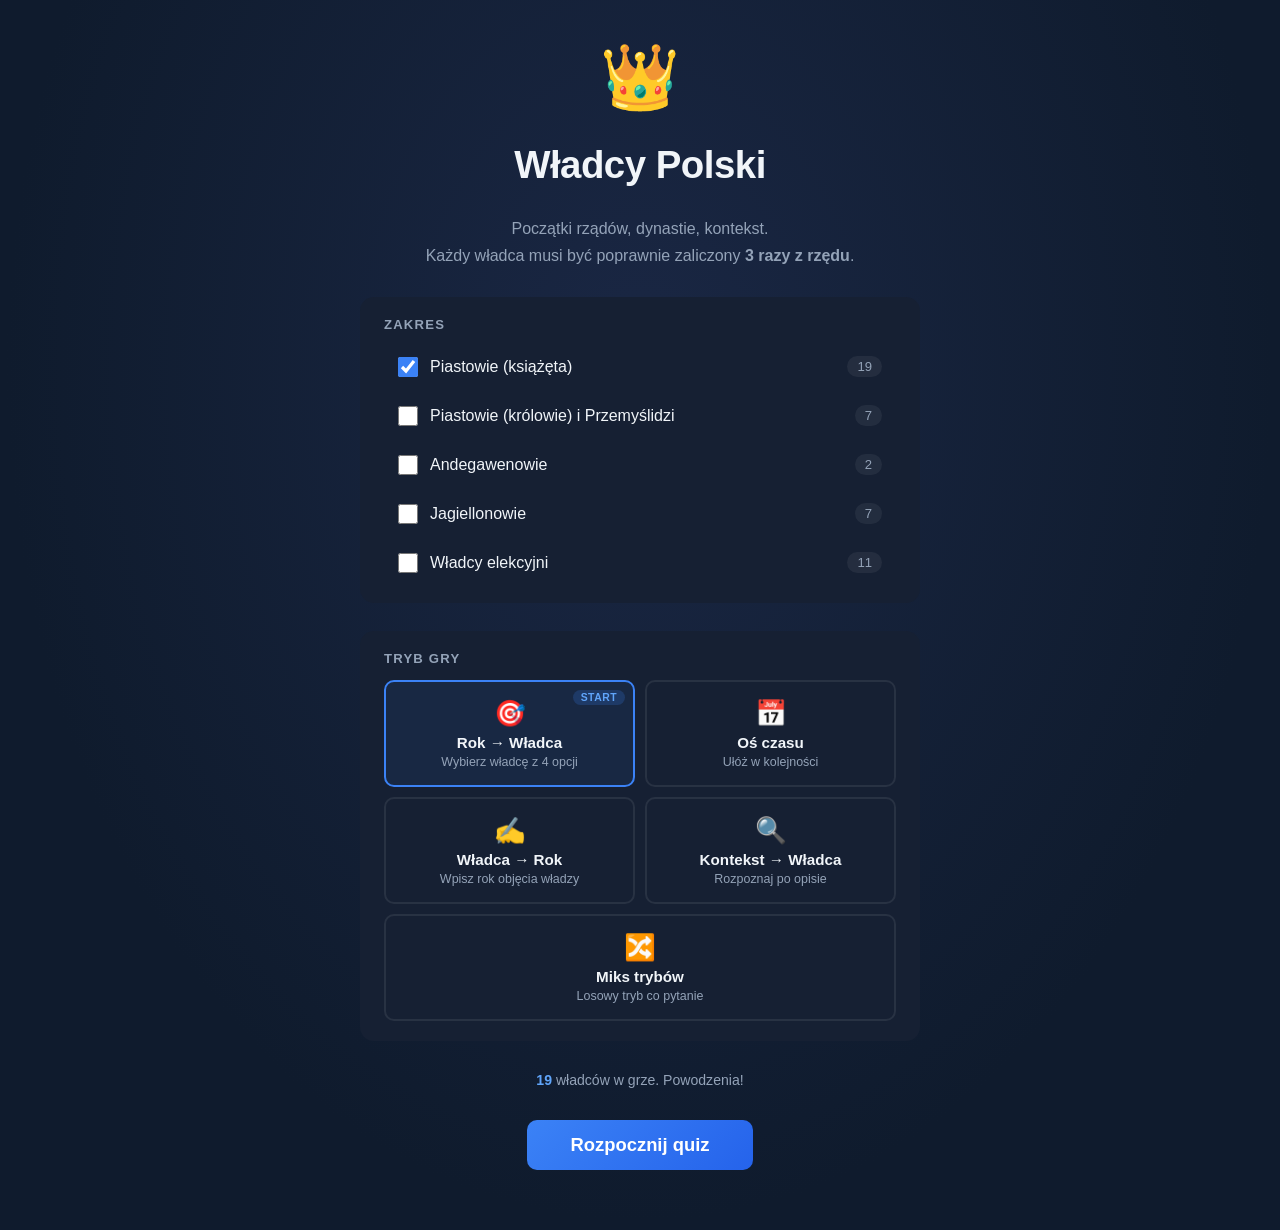
<file: historia/krolowie-polski/index.html>
<!DOCTYPE html>
<html lang="pl">
<head>
    <meta charset="UTF-8">
    <meta name="viewport" content="width=device-width, initial-scale=1.0">
    <title>Quiz: Władcy Polski</title>
    <link rel="stylesheet" href="style.css">
    <link rel="stylesheet" href="card.css">
</head>
<body>

<div id="loading-screen" class="screen active">Ładowanie danych…</div>

<div id="start-screen" class="screen">
    <div class="start-icon">👑</div>
    <h1>Władcy Polski</h1>
    <p class="subtitle">Początki rządów, dynastie, kontekst.<br>Każdy władca musi być poprawnie zaliczony <strong>3 razy z rzędu</strong>.</p>

    <div class="config-section">
        <h3>Zakres</h3>
        <div class="dynasty-list" id="dynasty-list"></div>
    </div>

    <div class="config-section">
        <h3>Tryb gry</h3>
        <div class="mode-grid" id="mode-grid"></div>
    </div>

    <div class="hint-box" id="hint-box"></div>

    <button class="btn btn-primary" id="btn-start" disabled>Rozpocznij quiz</button>
</div>

<div id="game-screen" class="screen">
    <div class="game-header">
        <div class="stats">
            <div class="stat">
                <div class="stat-label">Pozostało</div>
                <div class="stat-value" id="stat-remaining">0</div>
            </div>
            <div class="stat">
                <div class="stat-label">Poprawne</div>
                <div class="stat-value" style="color:var(--success)" id="stat-correct">0</div>
            </div>
            <div class="stat">
                <div class="stat-label">Błędne</div>
                <div class="stat-value" style="color:var(--error)" id="stat-wrong">0</div>
            </div>
        </div>
        <div class="header-spacer"></div>
        <div class="game-controls">
            <div class="badge badge-success" id="stat-pct">0%</div>
            <div class="badge badge-timer" id="stat-timer">0:00</div>
            <button class="btn-quit" id="btn-quit">Zakończ</button>
        </div>
    </div>

    <div class="quiz-area">
        <!-- Tryb 2: Rok → Władca (4 opcje) -->
        <div id="mode-2" class="mode-panel">
            <div class="mode-label">Rok → Władca</div>
            <div class="prompt-text" id="m2-year"></div>
            <div class="prompt-sub" id="m2-cue"></div>
            <div class="streak-info">Seria: <span class="streak-dots" id="m2-streak"></span></div>
            <div class="options-grid" id="m2-options"></div>
            <div class="feedback" id="m2-feedback"></div>
        </div>

        <!-- Tryb 1: Władca → Rok (wpisz) -->
        <div id="mode-1" class="mode-panel">
            <div class="mode-label">Władca → Rok</div>
            <div class="prompt-text" id="m1-king"></div>
            <div class="scaffolding-hint" id="m1-hint"></div>
            <div class="streak-info">Seria: <span class="streak-dots" id="m1-streak"></span></div>
            <div class="input-row">
                <input type="text" id="year-input" placeholder="Rok…" autocomplete="off" inputmode="numeric" maxlength="4">
                <button class="btn-submit" id="btn-year-submit">Sprawdź</button>
            </div>
            <label class="scaffolding-toggle">
                <input type="checkbox" id="scaffolding-cb"> Pokaż wskazówki
            </label>
            <div class="feedback" id="m1-feedback"></div>
        </div>

        <!-- Tryb 3: Oś czasu (ułóż w kolejności) -->
        <div id="mode-3" class="mode-panel">
            <div class="mode-label">Oś czasu</div>
            <div class="timeline-prompt">Kliknij władców w kolejności objęcia władzy<br>(od najwcześniejszego):</div>
            <div class="timeline-available" id="m3-available"></div>
            <div class="timeline-placed" id="m3-placed"></div>
            <div class="timeline-actions">
                <button class="btn btn-secondary btn-timeline" id="btn-timeline-undo" disabled>Cofnij</button>
                <button class="btn btn-primary btn-timeline" id="btn-timeline-check" disabled>Sprawdź</button>
            </div>
            <div class="feedback" id="m3-feedback"></div>
        </div>

        <!-- Tryb 4: Kontekst → Władca (4 opcje) -->
        <div id="mode-4" class="mode-panel">
            <div class="mode-label">Kontekst → Władca</div>
            <div class="context-hint" id="m4-hint"></div>
            <div class="streak-info">Seria: <span class="streak-dots" id="m4-streak"></span></div>
            <div class="options-grid" id="m4-options"></div>
            <div class="feedback" id="m4-feedback"></div>
        </div>
    </div>
</div>

<div id="card-overlay">
    <div class="knowledge-card" id="knowledge-card"></div>
</div>

<div id="end-screen" class="screen">
    <h1 id="end-title">Gratulacje!</h1>
    <p class="subtitle" id="end-subtitle"></p>
    <div class="results">
        <div class="result-item">
            <div class="result-label">Poprawne</div>
            <div class="result-value" style="color:var(--success)" id="end-correct">0</div>
        </div>
        <div class="result-item">
            <div class="result-label">Błędne</div>
            <div class="result-value" style="color:var(--error)" id="end-wrong">0</div>
        </div>
        <div class="result-item">
            <div class="result-label">Skuteczność</div>
            <div class="result-value" id="end-pct">0%</div>
        </div>
        <div class="result-item">
            <div class="result-label">Czas</div>
            <div class="result-value" id="end-time">0:00</div>
        </div>
    </div>
    <div class="hardest-list" id="hardest-list"></div>
    <div class="end-actions">
        <button class="btn btn-primary" id="btn-replay">Zagraj ponownie</button>
        <button class="btn btn-secondary" id="btn-change-mode">Zmień tryb</button>
    </div>
</div>

<script src="config.js"></script>
<script src="card.js"></script>
<script src="modes.js"></script>
<script src="game.js"></script>
<script src="app.js"></script>
</body>
</html>
</file>
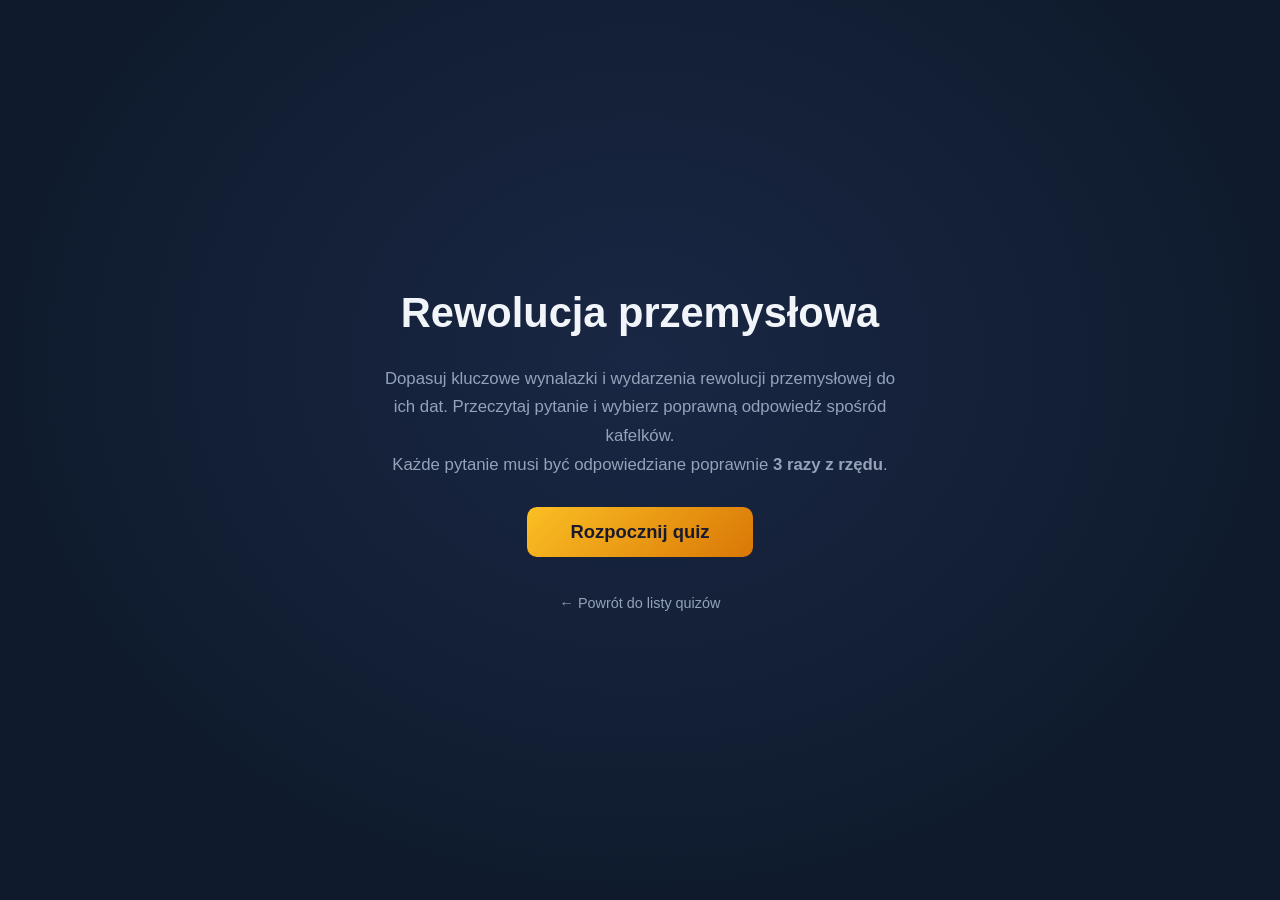
<file: historia/rewolucja-przemyslowa/index.html>
<!DOCTYPE html>
<html lang="pl">
<head>
    <meta charset="UTF-8">
    <meta name="viewport" content="width=device-width, initial-scale=1.0">
    <title>Quiz: Rewolucja przemysłowa</title>
    <style>
        :root {
            --bg-dark: #0f1b2d;
            --bg-header: #1a2744;
            --bg-card: #162033;
            --bg-card-hover: #1d2d4a;
            --accent: #fbbf24;
            --success: #22c55e;
            --error: #ef4444;
            --text: #f1f5f9;
            --text-muted: #94a3b8;
        }
        * { margin: 0; padding: 0; box-sizing: border-box; }
        body {
            font-family: -apple-system, BlinkMacSystemFont, 'Segoe UI', Roboto, sans-serif;
            background: var(--bg-dark);
            color: var(--text);
            min-height: 100vh;
            user-select: none;
        }
        .screen { display: none; width: 100%; min-height: 100vh; }
        .screen.active { display: flex; }

        #start-screen {
            flex-direction: column; align-items: center; justify-content: center; gap: 28px;
            background: radial-gradient(ellipse at 50% 40%, #1a2744 0%, var(--bg-dark) 70%);
        }
        #start-screen h1 { font-size: 2.6rem; font-weight: 800; }
        #start-screen .subtitle {
            font-size: 1.05rem; color: var(--text-muted); max-width: 520px;
            text-align: center; line-height: 1.7;
        }
        .btn {
            padding: 14px 44px; font-size: 1.15rem; border: none; border-radius: 10px;
            cursor: pointer; font-weight: 700; transition: transform 0.15s, box-shadow 0.15s;
        }
        .btn:hover { transform: translateY(-2px); box-shadow: 0 6px 20px rgba(0,0,0,0.35); }
        .btn:active { transform: translateY(0); }
        .btn-primary { background: linear-gradient(135deg, #fbbf24, #d97706); color: #1a1a2e; }
        .back-link {
            display: inline-block; margin-top: 10px; color: var(--text-muted);
            text-decoration: none; font-size: 0.9rem;
        }
        .back-link:hover { color: var(--text); }

        #game-screen { flex-direction: column; height: 100vh; }
        .game-header {
            display: flex; align-items: center; padding: 0 20px;
            background: var(--bg-header); border-bottom: 1px solid rgba(255,255,255,0.06);
            height: 62px; gap: 16px; flex-shrink: 0;
        }
        .stats { display: flex; gap: 18px; }
        .stat { text-align: center; min-width: 52px; }
        .stat-label {
            font-size: 0.62rem; text-transform: uppercase; color: var(--text-muted);
            letter-spacing: 1.2px; margin-bottom: 2px;
        }
        .stat-value { font-size: 1.55rem; font-weight: 800; font-variant-numeric: tabular-nums; }
        .question-bar {
            flex: 1; text-align: center; padding: 9px 24px;
            background: rgba(255,255,255,0.06); border-radius: 8px;
            font-size: 1.15rem; font-weight: 700;
        }
        .game-controls { display: flex; gap: 8px; align-items: center; }
        .badge {
            padding: 8px 14px; border-radius: 7px; font-weight: 700;
            font-size: 0.95rem; font-variant-numeric: tabular-nums;
        }
        .badge-accent { background: var(--accent); color: #1a1a2e; }
        .badge-timer { background: rgba(255,255,255,0.1); }
        .btn-quit {
            padding: 8px 18px; background: var(--error); color: #fff; border: none;
            border-radius: 7px; cursor: pointer; font-weight: 700; font-size: 0.95rem;
        }

        .game-area {
            flex: 1; display: flex; align-items: center; justify-content: center;
            padding: 30px; overflow-y: auto;
        }
        .options-grid {
            display: grid; grid-template-columns: repeat(auto-fill, minmax(280px, 1fr));
            gap: 16px; max-width: 900px; width: 100%;
        }
        .option-card {
            background: var(--bg-card); border: 2px solid transparent;
            border-radius: 12px; padding: 20px; cursor: pointer;
            transition: transform 0.15s, border-color 0.15s, background 0.15s;
        }
        .option-card:hover {
            background: var(--bg-card-hover); transform: translateY(-2px);
            border-color: rgba(251,191,36,0.3);
        }
        .option-card.correct {
            border-color: var(--success); background: rgba(34,197,94,0.1);
        }
        .option-card.wrong {
            border-color: var(--error); background: rgba(239,68,68,0.1);
        }
        .option-card.disabled { pointer-events: none; opacity: 0.7; }
        .option-card.mastered { display: none; }
        .option-year {
            font-size: 1.8rem; font-weight: 800; color: var(--accent); margin-bottom: 6px;
        }
        .option-title { font-size: 1rem; font-weight: 600; margin-bottom: 4px; }
        .option-desc { font-size: 0.82rem; color: var(--text-muted); line-height: 1.4; }
        .option-streak {
            display: inline-block; margin-top: 8px; padding: 2px 8px;
            background: rgba(255,255,255,0.08); border-radius: 4px;
            font-size: 0.72rem; color: var(--text-muted); font-weight: 700;
        }

        #end-screen {
            flex-direction: column; align-items: center; justify-content: center; gap: 24px;
            background: radial-gradient(ellipse at 50% 40%, #1a2744 0%, var(--bg-dark) 70%);
        }
        #end-screen h1 { font-size: 2.4rem; font-weight: 800; }
        #end-screen .subtitle { color: var(--text-muted); font-size: 1.05rem; }
        .results { display: flex; gap: 20px; margin: 12px 0; flex-wrap: wrap; justify-content: center; }
        .result-item {
            text-align: center; padding: 16px 28px;
            background: rgba(255,255,255,0.05); border-radius: 12px; min-width: 110px;
        }
        .result-label {
            font-size: 0.78rem; color: var(--text-muted); text-transform: uppercase;
            letter-spacing: 0.8px; margin-bottom: 6px;
        }
        .result-value { font-size: 1.9rem; font-weight: 800; font-variant-numeric: tabular-nums; }
    </style>
</head>
<body>

<div id="start-screen" class="screen active">
    <h1>Rewolucja przemysłowa</h1>
    <p class="subtitle">
        Dopasuj kluczowe wynalazki i wydarzenia rewolucji przemysłowej do ich dat.
        Przeczytaj pytanie i wybierz poprawną odpowiedź spośród kafelków.<br>
        Każde pytanie musi być odpowiedziane poprawnie <strong>3 razy z rzędu</strong>.
    </p>
    <button class="btn btn-primary" id="btn-start">Rozpocznij quiz</button>
    <a class="back-link" href="../../">← Powrót do listy quizów</a>
</div>

<div id="game-screen" class="screen">
    <div class="game-header">
        <div class="stats">
            <div class="stat">
                <div class="stat-label">Pozostało</div>
                <div class="stat-value" id="stat-remaining">0</div>
            </div>
            <div class="stat">
                <div class="stat-label">Poprawne</div>
                <div class="stat-value" style="color:var(--success)" id="stat-correct">0</div>
            </div>
            <div class="stat">
                <div class="stat-label">Błędne</div>
                <div class="stat-value" style="color:var(--error)" id="stat-wrong">0</div>
            </div>
        </div>
        <div class="question-bar" id="question">—</div>
        <div class="game-controls">
            <div class="badge badge-accent" id="stat-pct">0%</div>
            <div class="badge badge-timer" id="stat-timer">00:00.0</div>
            <button class="btn-quit" id="btn-quit">Zakończ</button>
        </div>
    </div>
    <div class="game-area">
        <div class="options-grid" id="options-grid"></div>
    </div>
</div>

<div id="end-screen" class="screen">
    <h1 id="end-title">Gratulacje!</h1>
    <p class="subtitle" id="end-subtitle">Ukończyłeś quiz!</p>
    <div class="results">
        <div class="result-item">
            <div class="result-label">Poprawne</div>
            <div class="result-value" style="color:var(--success)" id="end-correct">0</div>
        </div>
        <div class="result-item">
            <div class="result-label">Błędne</div>
            <div class="result-value" style="color:var(--error)" id="end-wrong">0</div>
        </div>
        <div class="result-item">
            <div class="result-label">Skuteczność</div>
            <div class="result-value" id="end-pct">0%</div>
        </div>
        <div class="result-item">
            <div class="result-label">Czas</div>
            <div class="result-value" id="end-time">00:00</div>
        </div>
    </div>
    <button class="btn btn-primary" id="btn-restart">Zagraj ponownie</button>
    <a class="back-link" href="../../">← Powrót do listy quizów</a>
</div>

<script>
const EVENTS = [
    { id: 0,  question: "Kiedy James Watt opatentował ulepszoną maszynę parową?",
              year: "1769", title: "Maszyna parowa Watta", desc: "Ulepszenie maszyny Newcomena o oddzielny skraplacz" },
    { id: 1,  question: "Kiedy James Hargreaves wynalazł spinning jenny?",
              year: "1764", title: "Spinning Jenny", desc: "Wielowrzecionowa przędzarka ręczna" },
    { id: 2,  question: "Kiedy Richard Arkwright opatentował water frame?",
              year: "1769", title: "Water Frame", desc: "Przędzarka napędzana kołem wodnym" },
    { id: 3,  question: "Kiedy Edmund Cartwright wynalazł mechaniczny krosno?",
              year: "1785", title: "Krosno mechaniczne", desc: "Zmechanizowanie tkactwa, napęd parowy" },
    { id: 4,  question: "Kiedy uruchomiono pierwszą publiczną linię kolejową (Stockton–Darlington)?",
              year: "1825", title: "Pierwsza kolej publiczna", desc: "Linia Stockton–Darlington, lokomotywa Stephensona" },
    { id: 5,  question: "Kiedy otwarto linię kolejową Liverpool–Manchester?",
              year: "1830", title: "Liverpool–Manchester", desc: "Pierwsza kolej międzymiastowa z regularnym ruchem" },
    { id: 6,  question: "Kiedy Abraham Darby po raz pierwszy wytopił żelazo z użyciem koksu?",
              year: "1709", title: "Wytop żelaza koksem", desc: "Przełom w metalurgii, zastąpienie węgla drzewnego" },
    { id: 7,  question: "Kiedy Henry Bessemer opatentował konwertor do masowej produkcji stali?",
              year: "1856", title: "Konwertor Bessemera", desc: "Tania masowa produkcja stali" },
    { id: 8,  question: "Kiedy Eli Whitney opatentował odziarniarkę do bawełny (cotton gin)?",
              year: "1794", title: "Cotton Gin", desc: "Mechaniczne oddzielanie nasion od włókien bawełny" },
    { id: 9,  question: "Kiedy Robert Fulton uruchomił pierwszy komercyjny statek parowy?",
              year: "1807", title: "Statek parowy Fultona", desc: "SS Clermont na rzece Hudson" },
    { id: 10, question: "Kiedy Samuel Morse wysłał pierwszy telegram?",
              year: "1844", title: "Pierwszy telegram", desc: "\"What hath God wrought\" — Baltimore–Waszyngton" },
    { id: 11, question: "Kiedy Michael Faraday zbudował pierwszy generator elektryczny?",
              year: "1831", title: "Generator Faradaya", desc: "Odkrycie indukcji elektromagnetycznej" },
];

const STREAK_TO_MASTER = 3;
const FEEDBACK_CORRECT = 600;
const FEEDBACK_WRONG = 1500;

let state = null;

function showScreen(id) {
    document.querySelectorAll('.screen').forEach(s => s.classList.remove('active'));
    document.getElementById(id).classList.add('active');
}

function formatTime(ms) {
    const s = ms / 1000, m = Math.floor(s / 60), sec = s % 60;
    return String(m).padStart(2, '0') + ':' + sec.toFixed(1).padStart(4, '0');
}

function updateStats() {
    document.getElementById('stat-remaining').textContent = state.remaining;
    document.getElementById('stat-correct').textContent = state.correct;
    document.getElementById('stat-wrong').textContent = state.wrong;
    const t = state.correct + state.wrong;
    document.getElementById('stat-pct').textContent = (t > 0 ? Math.round(state.correct / t * 100) : 0) + '%';
}

function renderOptions() {
    const grid = document.getElementById('options-grid');
    grid.innerHTML = '';
    state.events.forEach(ev => {
        if (ev.mastered) return;
        const card = document.createElement('div');
        card.className = 'option-card';
        card.dataset.id = ev.id;
        card.innerHTML = `
            <div class="option-year">${ev.year}</div>
            <div class="option-title">${ev.title}</div>
            <div class="option-desc">${ev.desc}</div>
            ${ev.streak > 0 ? `<span class="option-streak">${ev.streak}/${STREAK_TO_MASTER}</span>` : ''}
        `;
        card.addEventListener('click', () => handleClick(ev));
        grid.appendChild(card);
    });
}

function nextQuestion() {
    const avail = state.events.filter(e => !e.mastered);
    if (avail.length === 0) { endGame(); return; }
    let next;
    if (avail.length > 1 && state.current) {
        do { next = avail[Math.floor(Math.random() * avail.length)]; } while (next.id === state.current.id);
    } else { next = avail[0]; }
    state.current = next;
    document.getElementById('question').textContent = state.current.question;
}

function handleClick(ev) {
    if (state.animating || !state.current) return;
    state.animating = true;

    const allCards = document.querySelectorAll('.option-card');
    allCards.forEach(c => c.classList.add('disabled'));

    const clickedCard = document.querySelector(`.option-card[data-id="${ev.id}"]`);
    const correctCard = document.querySelector(`.option-card[data-id="${state.current.id}"]`);

    if (ev.id === state.current.id) {
        state.correct++;
        ev.streak++;
        updateStats();
        clickedCard.classList.add('correct');
        if (ev.streak >= STREAK_TO_MASTER) {
            ev.mastered = true;
            state.remaining--;
            updateStats();
        }
        setTimeout(() => {
            state.animating = false;
            renderOptions();
            nextQuestion();
        }, FEEDBACK_CORRECT);
    } else {
        state.wrong++;
        state.current.streak = 0;
        updateStats();
        clickedCard.classList.add('wrong');
        if (correctCard) correctCard.classList.add('correct');
        setTimeout(() => {
            state.animating = false;
            renderOptions();
            nextQuestion();
        }, FEEDBACK_WRONG);
    }
}

function startGame() {
    state = {
        events: EVENTS.map(e => ({ ...e, streak: 0, mastered: false })),
        current: null, remaining: EVENTS.length,
        correct: 0, wrong: 0, elapsed: 0,
        timerStart: 0, timerInterval: null, animating: false,
    };
    showScreen('game-screen');
    renderOptions();
    updateStats();
    state.timerStart = Date.now();
    state.timerInterval = setInterval(() => {
        state.elapsed = Date.now() - state.timerStart;
        document.getElementById('stat-timer').textContent = formatTime(state.elapsed);
    }, 100);
    nextQuestion();
}

function endGame() {
    if (state.timerInterval) { clearInterval(state.timerInterval); state.timerInterval = null; }
    const t = state.correct + state.wrong;
    const pct = t > 0 ? Math.round(state.correct / t * 100) : 0;
    document.getElementById('end-correct').textContent = state.correct;
    document.getElementById('end-wrong').textContent = state.wrong;
    document.getElementById('end-pct').textContent = pct + '%';
    document.getElementById('end-time').textContent = formatTime(state.elapsed);
    document.getElementById('end-title').textContent = state.remaining === 0 ? 'Gratulacje!' : 'Koniec gry';
    document.getElementById('end-subtitle').textContent = state.remaining === 0
        ? 'Odpowiedziałeś na wszystkie pytania!' : `Pozostało ${state.remaining} pytań.`;
    showScreen('end-screen');
}

document.getElementById('btn-start').addEventListener('click', startGame);
document.getElementById('btn-quit').addEventListener('click', () => { if (state.timerInterval) clearInterval(state.timerInterval); endGame(); });
document.getElementById('btn-restart').addEventListener('click', startGame);
</script>
</body>
</html>
</file>
<file: historia/krolowie-polski/style.css>
:root {
    --bg-dark: #0f1b2d;
    --bg-panel: #162033;
    --bg-header: #1a2744;
    --accent: #3b82f6;
    --accent-light: #60a5fa;
    --success: #22c55e;
    --error: #ef4444;
    --warn: #fbbf24;
    --text: #f1f5f9;
    --text-muted: #94a3b8;
    --border: rgba(255,255,255,0.08);
}

* { margin: 0; padding: 0; box-sizing: border-box; }

body {
    font-family: -apple-system, BlinkMacSystemFont, 'Segoe UI', Roboto, sans-serif;
    background: var(--bg-dark);
    color: var(--text);
    min-height: 100vh;
    user-select: none;
}

.screen { display: none; width: 100%; min-height: 100vh; }
.screen.active { display: flex; }

/* ── Loading ── */
#loading-screen {
    align-items: center; justify-content: center;
    font-size: 1.2rem; color: var(--text-muted);
}

/* ── Start screen ── */
#start-screen {
    flex-direction: column;
    align-items: center;
    padding: 40px 20px 60px;
    gap: 28px;
    background: radial-gradient(ellipse at 50% 30%, #1a2744 0%, var(--bg-dark) 70%);
    overflow-y: auto;
}
.start-icon { font-size: 4rem; }
#start-screen h1 { font-size: 2.4rem; font-weight: 800; letter-spacing: -0.5px; text-align: center; }
#start-screen .subtitle {
    font-size: 1rem; color: var(--text-muted);
    max-width: 500px; text-align: center; line-height: 1.7;
}

.config-section {
    width: 100%; max-width: 560px;
    background: var(--bg-panel); border-radius: 14px;
    padding: 20px 24px;
}
.config-section h3 {
    font-size: 0.82rem; text-transform: uppercase;
    letter-spacing: 1.2px; color: var(--text-muted); margin-bottom: 14px;
}

.dynasty-list { display: flex; flex-direction: column; gap: 8px; }
.dynasty-item {
    display: flex; align-items: center; gap: 12px;
    padding: 10px 14px; border-radius: 8px;
    cursor: pointer; transition: background 0.15s;
}
.dynasty-item:hover { background: rgba(255,255,255,0.04); }
.dynasty-item input[type="checkbox"] {
    width: 20px; height: 20px; accent-color: var(--accent);
    cursor: pointer; flex-shrink: 0;
}
.dynasty-item label { cursor: pointer; font-size: 1rem; flex: 1; }
.dynasty-count {
    font-size: 0.82rem; color: var(--text-muted);
    background: rgba(255,255,255,0.06); padding: 3px 10px;
    border-radius: 12px; font-variant-numeric: tabular-nums;
}

.mode-grid {
    display: grid; grid-template-columns: 1fr 1fr;
    gap: 10px;
}
.mode-card {
    position: relative;
    padding: 16px; border-radius: 10px;
    border: 2px solid var(--border);
    cursor: pointer; transition: border-color 0.15s, background 0.15s;
    text-align: center;
}
.mode-card:hover { background: rgba(255,255,255,0.03); }
.mode-card.selected { border-color: var(--accent); background: rgba(59,130,246,0.08); }
.mode-card.full-width { grid-column: 1 / -1; }
.mode-card .mode-icon { font-size: 1.6rem; margin-bottom: 6px; }
.mode-card .mode-name { font-weight: 700; font-size: 0.95rem; }
.mode-card .mode-desc { font-size: 0.78rem; color: var(--text-muted); margin-top: 4px; }
.mode-card .mode-badge {
    position: absolute; top: 8px; right: 8px;
    font-size: 0.65rem; padding: 2px 8px; border-radius: 8px;
    background: rgba(59,130,246,0.2); color: var(--accent-light);
    font-weight: 700; text-transform: uppercase; letter-spacing: 0.5px;
}

.hint-box {
    font-size: 0.88rem; color: var(--text-muted);
    text-align: center; max-width: 440px; line-height: 1.6;
}
.hint-box strong { color: var(--accent-light); }

.btn {
    padding: 14px 44px; font-size: 1.15rem;
    border: none; border-radius: 10px; cursor: pointer;
    font-weight: 700; transition: transform 0.15s, box-shadow 0.15s;
}
.btn:hover { transform: translateY(-2px); box-shadow: 0 6px 20px rgba(0,0,0,0.35); }
.btn:active { transform: translateY(0); }
.btn:disabled { opacity: 0.4; cursor: default; transform: none; box-shadow: none; }
.btn-primary { background: linear-gradient(135deg, #3b82f6, #2563eb); color: #fff; }
.btn-secondary { background: rgba(255,255,255,0.1); color: var(--text); }
.btn-timeline { padding: 10px 22px; font-size: 0.95rem; }

/* ── Game screen ── */
#game-screen { flex-direction: column; height: 100vh; overflow: hidden; }

.game-header {
    display: flex; align-items: center; padding: 0 20px;
    background: var(--bg-header); border-bottom: 1px solid var(--border);
    height: 62px; gap: 16px; flex-shrink: 0;
}
.stats { display: flex; gap: 18px; }
.stat { text-align: center; min-width: 48px; }
.stat-label {
    font-size: 0.62rem; text-transform: uppercase;
    color: var(--text-muted); letter-spacing: 1.2px; margin-bottom: 2px;
}
.stat-value {
    font-size: 1.4rem; font-weight: 800; font-variant-numeric: tabular-nums;
}
.header-spacer { flex: 1; }
.game-controls { display: flex; gap: 8px; align-items: center; }
.badge {
    padding: 8px 14px; border-radius: 7px;
    font-weight: 700; font-size: 0.9rem; font-variant-numeric: tabular-nums;
}
.badge-success { background: var(--success); color: #fff; }
.badge-timer { background: rgba(255,255,255,0.1); }
.btn-quit {
    padding: 8px 18px; background: var(--error); color: #fff;
    border: none; border-radius: 7px; cursor: pointer;
    font-weight: 700; font-size: 0.9rem; transition: background 0.15s;
}
.btn-quit:hover { background: #dc2626; }

.quiz-area {
    flex: 1; display: flex; flex-direction: column;
    align-items: center; justify-content: center;
    gap: 24px; padding: 30px 20px; overflow-y: auto;
}

.mode-panel { display: none; width: 100%; max-width: 560px; text-align: center; }
.mode-panel.active { display: flex; flex-direction: column; align-items: center; gap: 20px; }

.mode-label {
    font-size: 0.72rem; text-transform: uppercase;
    letter-spacing: 1.5px; color: var(--text-muted);
    padding: 4px 14px; background: rgba(255,255,255,0.05);
    border-radius: 20px;
}

.streak-info { font-size: 0.9rem; color: var(--text-muted); }
.streak-dots { display: inline-flex; gap: 6px; margin-left: 8px; }
.streak-dot {
    width: 12px; height: 12px; border-radius: 50%;
    background: rgba(255,255,255,0.12); transition: background 0.2s;
}
.streak-dot.filled { background: var(--success); }

.prompt-text { font-size: 2.4rem; font-weight: 800; letter-spacing: -0.5px; }
.prompt-sub { font-size: 1rem; color: var(--text-muted); margin-top: -8px; }
.options-grid { display: grid; grid-template-columns: 1fr 1fr; gap: 10px; width: 100%; }
.option-btn {
    padding: 16px 12px; border: 2px solid var(--border);
    border-radius: 10px; background: var(--bg-panel);
    color: var(--text); font-size: 1rem; font-weight: 600;
    cursor: pointer; transition: border-color 0.15s, background 0.15s;
    text-align: center; line-height: 1.4;
}
.option-btn:hover:not(:disabled) { border-color: var(--accent); background: rgba(59,130,246,0.06); }
.option-btn:disabled { cursor: default; opacity: 0.7; }
.option-btn.correct { border-color: var(--success); background: rgba(34,197,94,0.12); }
.option-btn.wrong { border-color: var(--error); background: rgba(239,68,68,0.1); }

.input-row { display: flex; gap: 12px; width: 100%; max-width: 400px; }
#year-input {
    flex: 1; padding: 14px 20px; font-size: 1.4rem;
    border: 2px solid var(--border); border-radius: 10px;
    background: var(--bg-panel); color: var(--text);
    outline: none; transition: border-color 0.2s;
    font-family: inherit; text-align: center;
    font-variant-numeric: tabular-nums; letter-spacing: 2px;
}
#year-input:focus { border-color: var(--accent); }
#year-input.correct { border-color: var(--success); background: rgba(34,197,94,0.08); }
#year-input.wrong { border-color: var(--error); background: rgba(239,68,68,0.08); }
.btn-submit {
    padding: 14px 28px; font-size: 1.1rem;
    border: none; border-radius: 10px; cursor: pointer;
    font-weight: 700; background: linear-gradient(135deg, #3b82f6, #2563eb);
    color: #fff; transition: transform 0.15s, box-shadow 0.15s; white-space: nowrap;
}
.btn-submit:hover { transform: translateY(-2px); box-shadow: 0 6px 20px rgba(0,0,0,0.35); }
.btn-submit:disabled { opacity: 0.5; cursor: default; transform: none; box-shadow: none; }
.scaffolding-toggle {
    font-size: 0.85rem; color: var(--text-muted);
    cursor: pointer; display: flex; align-items: center; gap: 8px;
}
.scaffolding-toggle input { accent-color: var(--accent); cursor: pointer; }
.scaffolding-hint {
    font-size: 0.95rem; color: var(--accent-light);
    min-height: 1.4em; transition: opacity 0.2s;
}

.timeline-prompt { font-size: 1.1rem; color: var(--text-muted); }
.timeline-available {
    display: flex; flex-wrap: wrap; gap: 8px;
    justify-content: center; min-height: 50px;
}
.timeline-chip {
    padding: 10px 18px; border-radius: 8px;
    background: var(--bg-panel); border: 2px solid var(--border);
    cursor: pointer; font-weight: 600; font-size: 0.95rem;
    transition: border-color 0.15s, transform 0.1s;
}
.timeline-chip:hover { border-color: var(--accent); transform: translateY(-1px); }
.timeline-placed {
    display: flex; flex-direction: column; gap: 6px;
    width: 100%; max-width: 400px;
}
.timeline-slot {
    display: flex; align-items: center; gap: 12px;
    padding: 10px 14px; border-radius: 8px;
    background: rgba(255,255,255,0.03); min-height: 44px;
}
.timeline-slot .slot-num {
    font-size: 0.8rem; font-weight: 700; color: var(--text-muted);
    width: 24px; text-align: center;
}
.timeline-slot .slot-name { font-weight: 600; }
.timeline-slot .slot-empty { color: var(--text-muted); font-style: italic; font-size: 0.9rem; }
.timeline-slot.correct-slot { background: rgba(34,197,94,0.1); }
.timeline-slot.wrong-slot { background: rgba(239,68,68,0.08); }
.timeline-slot .slot-year {
    margin-left: auto; font-size: 0.85rem; color: var(--text-muted);
    font-variant-numeric: tabular-nums;
}
.timeline-actions { display: flex; gap: 12px; }

.context-hint {
    font-size: 1.15rem; font-style: italic; line-height: 1.6;
    color: var(--text); max-width: 480px; text-align: center;
    padding: 20px 24px; background: rgba(255,255,255,0.03);
    border-radius: 12px; border-left: 3px solid var(--accent);
}

.feedback {
    font-size: 1.1rem; font-weight: 700;
    min-height: 1.5em; text-align: center;
}
.feedback.correct { color: var(--success); }
.feedback.wrong { color: var(--error); }

@media (max-width: 600px) {
    #start-screen h1 { font-size: 1.8rem; }
    .prompt-text { font-size: 1.8rem; }
    .options-grid { grid-template-columns: 1fr; }
    .mode-grid { grid-template-columns: 1fr; }
}
</file>
<file: historia/krolowie-polski/card.css>
/* Knowledge card overlay & end screen */

#card-overlay {
    display: none; position: fixed; inset: 0;
    background: rgba(15,27,45,0.92); z-index: 100;
    align-items: center; justify-content: center;
    padding: 20px;
}
#card-overlay.active { display: flex; }

.knowledge-card {
    background: var(--bg-panel); border-radius: 16px;
    padding: 28px 32px; max-width: 520px; width: 100%;
    max-height: 85vh; overflow-y: auto;
}
.card-result {
    font-size: 1.3rem; font-weight: 800; margin-bottom: 16px;
}
.card-result.correct { color: var(--success); }
.card-result.wrong { color: var(--error); }
.card-king-name { font-size: 1.1rem; font-weight: 700; color: var(--text); }
.card-year { color: var(--accent-light); }
.ruler-type-badge {
    display: inline-block; font-size: 0.7rem; font-weight: 600;
    padding: 2px 8px; border-radius: 10px; vertical-align: middle;
    background: rgba(59,130,246,0.15); color: var(--accent-light);
}

.card-fields { display: flex; flex-direction: column; gap: 10px; margin: 16px 0; }
.card-field { display: flex; gap: 10px; font-size: 0.92rem; }
.card-field-label {
    color: var(--text-muted); min-width: 100px;
    font-size: 0.8rem; text-transform: uppercase; letter-spacing: 0.5px;
    padding-top: 2px;
}
.card-field-value { color: var(--text); line-height: 1.5; }

.era-badge {
    display: inline-block; padding: 4px 12px; border-radius: 6px;
    font-size: 0.78rem; font-weight: 700;
    background: rgba(59,130,246,0.15); color: var(--accent-light);
}

.card-events { margin: 12px 0; }
.card-events li {
    font-size: 0.88rem; color: var(--text-muted);
    margin-bottom: 6px; list-style: none; padding-left: 16px; position: relative;
}
.card-events li::before {
    content: '►'; position: absolute; left: 0;
    color: var(--accent); font-size: 0.7rem; top: 2px;
}

.card-funfact {
    font-size: 0.88rem; color: var(--text-muted);
    padding: 12px 14px; background: rgba(255,255,255,0.03);
    border-radius: 8px; line-height: 1.5;
    border-left: 3px solid var(--warn);
}

.card-mnemonic {
    font-size: 0.85rem; color: var(--warn);
    font-weight: 600; text-align: center; margin-top: 4px;
}

.card-map {
    margin: 16px 0 8px; text-align: center;
}
.card-map svg {
    width: 100%; max-width: 280px; height: auto;
    border-radius: 8px;
}
.card-map-legend {
    display: flex; gap: 14px; justify-content: center;
    margin-top: 8px; font-size: 0.75rem; color: var(--text-muted);
}
.card-map-legend-item {
    display: flex; align-items: center; gap: 5px;
}
.card-map-legend-swatch {
    width: 12px; height: 12px; border-radius: 3px;
    border: 1px solid rgba(255,255,255,0.15);
}
.card-map-info {
    font-size: 0.75rem; color: var(--text-muted);
    text-align: center; margin-top: 6px; line-height: 1.4;
}

.card-extended { display: none; }
.card-extended.visible { display: block; }

.card-actions { display: flex; gap: 12px; margin-top: 20px; justify-content: center; }
.btn-more {
    padding: 10px 24px; border: 2px solid var(--border);
    border-radius: 8px; background: transparent; color: var(--text);
    cursor: pointer; font-weight: 600; font-size: 0.9rem;
    transition: border-color 0.15s;
}
.btn-more:hover { border-color: var(--accent); }
.btn-next {
    padding: 10px 32px; border: none; border-radius: 8px;
    background: linear-gradient(135deg, #3b82f6, #2563eb); color: #fff;
    cursor: pointer; font-weight: 700; font-size: 0.95rem;
    transition: transform 0.15s;
}
.btn-next:hover { transform: translateY(-1px); }

/* ── End screen ── */
#end-screen {
    flex-direction: column; align-items: center; justify-content: center;
    gap: 24px; padding: 40px 20px;
    background: radial-gradient(ellipse at 50% 40%, #1a2744 0%, var(--bg-dark) 70%);
    overflow-y: auto;
}
#end-screen h1 { font-size: 2.4rem; font-weight: 800; }
#end-screen .subtitle { color: var(--text-muted); font-size: 1.05rem; }
.results {
    display: flex; gap: 20px; margin: 12px 0;
    flex-wrap: wrap; justify-content: center;
}
.result-item {
    text-align: center; padding: 16px 28px;
    background: rgba(255,255,255,0.05); border-radius: 12px; min-width: 110px;
}
.result-label {
    font-size: 0.78rem; color: var(--text-muted);
    text-transform: uppercase; letter-spacing: 0.8px; margin-bottom: 6px;
}
.result-value { font-size: 1.9rem; font-weight: 800; font-variant-numeric: tabular-nums; }

.hardest-list {
    width: 100%; max-width: 440px;
    background: var(--bg-panel); border-radius: 12px; padding: 18px 22px;
}
.hardest-list h3 {
    font-size: 0.78rem; text-transform: uppercase;
    letter-spacing: 1px; color: var(--text-muted); margin-bottom: 12px;
}
.hardest-item {
    display: flex; align-items: center; gap: 10px;
    padding: 8px 0; border-bottom: 1px solid var(--border);
    font-size: 0.92rem;
}
.hardest-item:last-child { border-bottom: none; }
.hardest-rank { color: var(--text-muted); font-weight: 700; width: 20px; }
.hardest-name { flex: 1; }
.hardest-tries { color: var(--error); font-weight: 700; font-size: 0.85rem; }
.end-actions { display: flex; gap: 12px; flex-wrap: wrap; justify-content: center; }

@media (max-width: 600px) {
    .knowledge-card { padding: 20px; }
}
</file>
